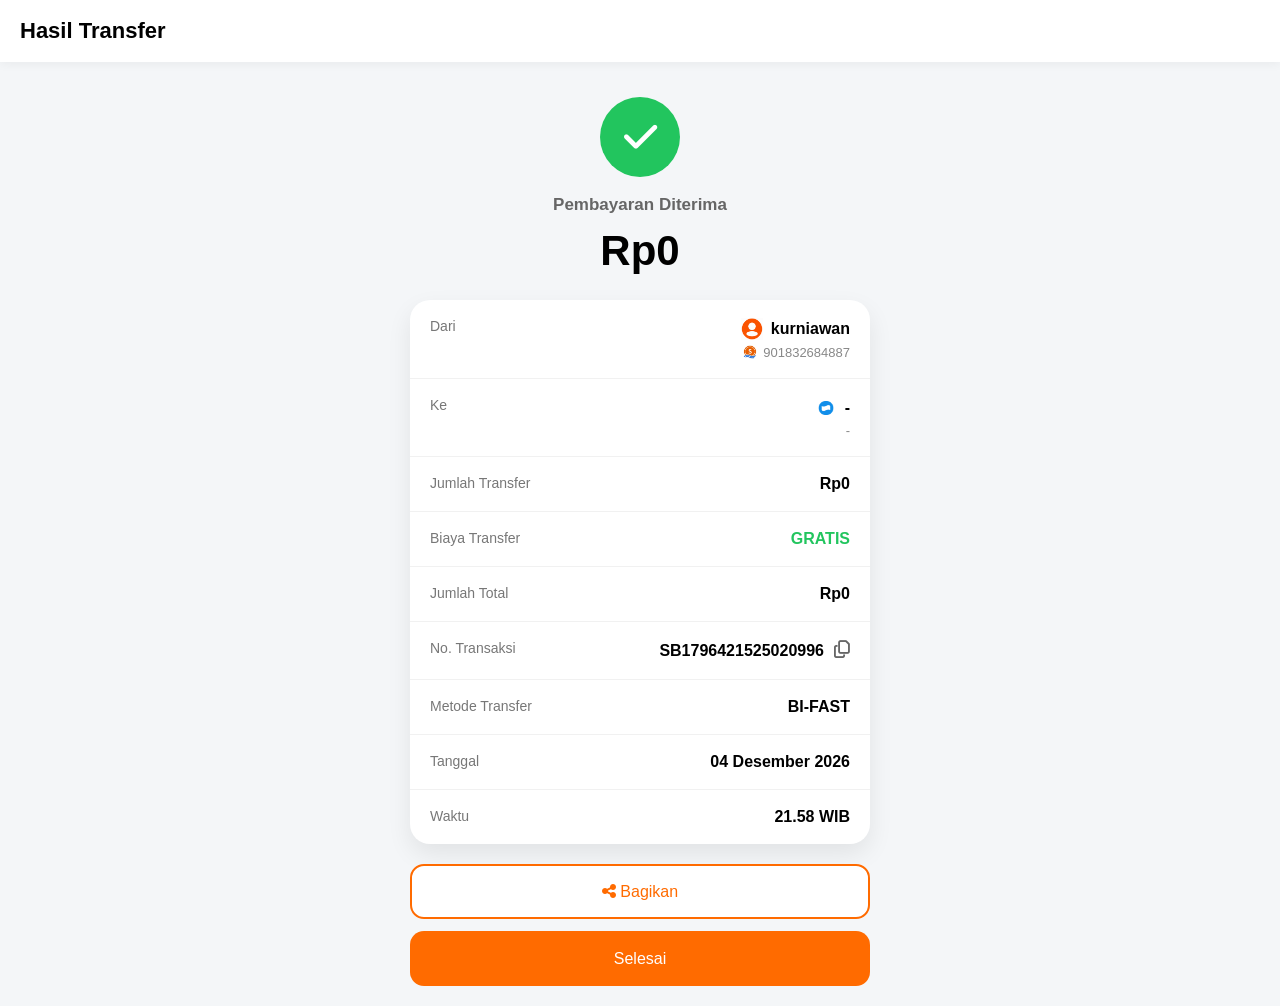
<file: bukti-dana.html>
<!DOCTYPE html>
<html lang="id">
<head>
<meta charset="UTF-8">
<meta name="viewport" content="width=device-width, initial-scale=1.0">

<title>Bukti Transfer</title>

<link rel="stylesheet" href="https://cdnjs.cloudflare.com/ajax/libs/font-awesome/6.5.2/css/all.min.css">

<style>

*{
    margin:0;
    padding:0;
    box-sizing:border-box;
    font-family:'Segoe UI',sans-serif;
}

body{
    background:#f4f6f8;
}

.header{
    background:#fff;
    padding:18px 20px;
    font-size:22px;
    font-weight:700;
    box-shadow:0 2px 10px rgba(0,0,0,.05);
}

.container{
    max-width:500px;
    margin:auto;
    padding:20px;
}

.success{
    text-align:center;
    margin-top:15px;
}

.check{
    width:80px;
    height:80px;
    border-radius:50%;
    background:#22c55e;
    display:flex;
    align-items:center;
    justify-content:center;
    margin:auto;
}

.check i{
    color:white;
    font-size:38px;
}

.status{
    margin-top:18px;
    color:#666;
    font-weight:600;
    font-size:17px;
}

.amount{
    margin-top:12px;
    font-size:42px;
    font-weight:700;
}

.card{
    background:#fff;
    margin-top:25px;
    border-radius:20px;
    overflow:hidden;
    box-shadow:0 10px 25px rgba(0,0,0,.08);
}

.row{
    display:flex;
    justify-content:space-between;
    padding:18px 20px;
    border-bottom:1px solid #f1f1f1;
    gap:10px;
}

.row:last-child{
    border-bottom:none;
}

.label{
    color:#777;
    font-size:14px;
}

.value{
    text-align:right;
}

.user-name-row{
    display:flex;
    align-items:center;
    justify-content:flex-end;
    gap:8px;
}

.logo{
    width:22px;
    height:22px;
    object-fit:contain;
}

.logo-small{
    width:16px;
    height:16px;
    object-fit:contain;
}

.user-name{
    font-size:16px;
    font-weight:600;
}

.user-info-row{
    display:flex;
    justify-content:flex-end;
    align-items:center;
    gap:5px;
    margin-top:4px;
}

.user-info{
    color:#888;
    font-size:13px;
}

.price{
    font-weight:600;
    word-break:break-all;
}

.old{
    text-decoration:line-through;
    color:#999;
    margin-right:6px;
}

.free{
    color:#22c55e;
}

.copy-box{
    display:flex;
    align-items:center;
    justify-content:flex-end;
    gap:10px;
}

.copy-btn{
    border:none;
    background:none;
    cursor:pointer;
    color:#666;
    font-size:18px;
    transition:.2s;
}

.copy-btn:hover{
    transform:scale(1.1);
}

.buttons{
    margin-top:20px;
}

.btn{
    width:100%;
    height:55px;
    border-radius:14px;
    font-size:16px;
    cursor:pointer;
    transition:.2s;
}

.btn:hover{
    opacity:.9;
}

.btn-share{
    background:white;
    border:2px solid #ff6b00;
    color:#ff6b00;
}

.btn-done{
    margin-top:12px;
    border:none;
    background:#ff6b00;
    color:white;
}

.toast{
    position:fixed;
    bottom:25px;
    left:50%;
    transform:translateX(-50%);
    background:#222;
    color:white;
    padding:12px 18px;
    border-radius:12px;
    font-size:14px;
    opacity:0;
    visibility:hidden;
    transition:.3s;
    z-index:999;
}

.toast.show{
    opacity:1;
    visibility:visible;
}

</style>
</head>
<body>

<div class="header">
    Hasil Transfer
</div>

<div class="container">

    <div class="success">

        <div class="check">
            <i class="fas fa-check"></i>
        </div>

        <div class="status">
            Pembayaran Diterima
        </div>

        <div class="amount" id="amount">
            Rp0
        </div>

    </div>

    <div class="card">

        <div class="row">
            <div class="label">Dari</div>

            <div class="value">

                <div class="user-name-row">
                    <img src="pp.png" class="logo">
                    <div class="user-name">
                        kurniawan 
                    </div>
                </div>

                <div class="user-info-row">
                    <img src="seabank.png" class="logo-small">
                    <div class="user-info">
                        901832684887
                    </div>
                </div>

            </div>
        </div>

        <div class="row">
    <div class="label">Ke</div>

    <div class="value">

        <div class="user-name-row">
            <img src="dana.png" class="logo">
            <div class="user-name" id="receiverName">
                -
            </div>
        </div>

        <div class="user-info-row">
            <div class="user-info" id="nomorTujuan">
                5678 9010 1234
            </div>
        </div>

    </div>
</div>

        <div class="row">
            <div class="label">Jumlah Transfer</div>
            <div class="price" id="jumlahTransfer">
              Rp0
            </div>
        </div>

        <div class="row">
            <div class="label">Biaya Transfer</div>
            <div class="price">
                <span class="free">GRATIS</span>
            </div>
        </div>

        <div class="row">
            <div class="label">Jumlah Total</div>
            <div class="price" id="transferAmount">
               Rp0
            </div>
        </div>

        <div class="row">
            <div class="label">No. Transaksi</div>

            <div class="copy-box">

                <span id="trxNumber" class="price">
                    BC2026060412459871
                </span>

                <button
                    class="copy-btn"
                    onclick="copyTransaction()"
                    title="Salin nomor transaksi">

                    <i class="fa-regular fa-copy"></i>

                </button>

            </div>
        </div>

        <div class="row">
            <div class="label">Metode Transfer</div>
            <div class="price">BI-FAST</div>
        </div>

        <div class="row">
            <div class="label">Tanggal</div>
            <div class="price" id="tanggal"></div>
        </div>

        <div class="row">
            <div class="label">Waktu</div>
            <div class="price" id="waktu"></div>
        </div>

    </div>

    <div class="buttons">

        <button class="btn btn-share" onclick="shareReceipt()">
            <i class="fa-solid fa-share-nodes"></i>
            Bagikan
        </button>

        <button class="btn btn-done" onclick="finishTransaction()">
            Selesai
        </button>

    </div>

</div>

<div id="toast" class="toast">
    ✓ Nomor transaksi berhasil disalin
</div>

<script>

// =======================
// AMBIL DATA DARI URL
// =======================
const params = new URLSearchParams(window.location.search);

const nomor = params.get("nomor") || "-";
const nama = params.get("nama") || "-";   // ✅ taruh di sini
const nominal = Number(params.get("nominal")) || 0;
const total = Number(params.get("total")) || nominal;

// =======================
// TAMPILKAN DATA USER
// =======================
document.getElementById("receiverName").textContent = nama;
document.getElementById("nomorTujuan").textContent = nomor;

// =======================
// WAKTU & TANGGAL
// =======================
const now = new Date();

const tanggal = now.toLocaleDateString("id-ID", {
    day: "2-digit",
    month: "long",
    year: "numeric"
});

const waktu = now.toLocaleTimeString("id-ID", {
    hour: "2-digit",
    minute: "2-digit"
}) + " WIB";

document.getElementById("tanggal").textContent = tanggal;
document.getElementById("waktu").textContent = waktu;

// =======================
// NOMINAL
// =======================
document.getElementById("amount").textContent =
"Rp" + nominal.toLocaleString("id-ID");

document.getElementById("jumlahTransfer").textContent =
"Rp" + nominal.toLocaleString("id-ID");

document.getElementById("transferAmount").textContent =
"Rp" + total.toLocaleString("id-ID");

// =======================
// TRX NUMBER
// =======================
document.getElementById("trxNumber").textContent =
"SB" + Date.now() + Math.floor(Math.random() * 1000);

// =======================
// TOAST
// =======================
function showToast(text){
    const toast = document.getElementById("toast");
    toast.innerText = text;
    toast.classList.add("show");

    setTimeout(() => {
        toast.classList.remove("show");
    }, 2000);
}

// =======================
// COPY
// =======================
function copyTransaction(){
    const trx = document.getElementById("trxNumber").innerText.trim();

    navigator.clipboard.writeText(trx).then(() => {
        showToast("✓ Nomor transaksi berhasil disalin");
    });
}

// =======================
// SHARE
// =======================
function shareReceipt(){
    const trx = document.getElementById("trxNumber").innerText;

    if(navigator.share){
        navigator.share({
            title: "Bukti Transfer",
            text:
                "Transfer berhasil\n" +
                "No Transaksi : " + trx + "\n" +
                "Nominal : Rp" + nominal.toLocaleString("id-ID")
        });
    } else {
        showToast("Browser tidak mendukung fitur bagikan");
    }
}

// =======================
// SELESAI
// =======================
function finishTransaction(){
    window.location.href = "index.html";
}

</script>

</body>
</html>
</file>
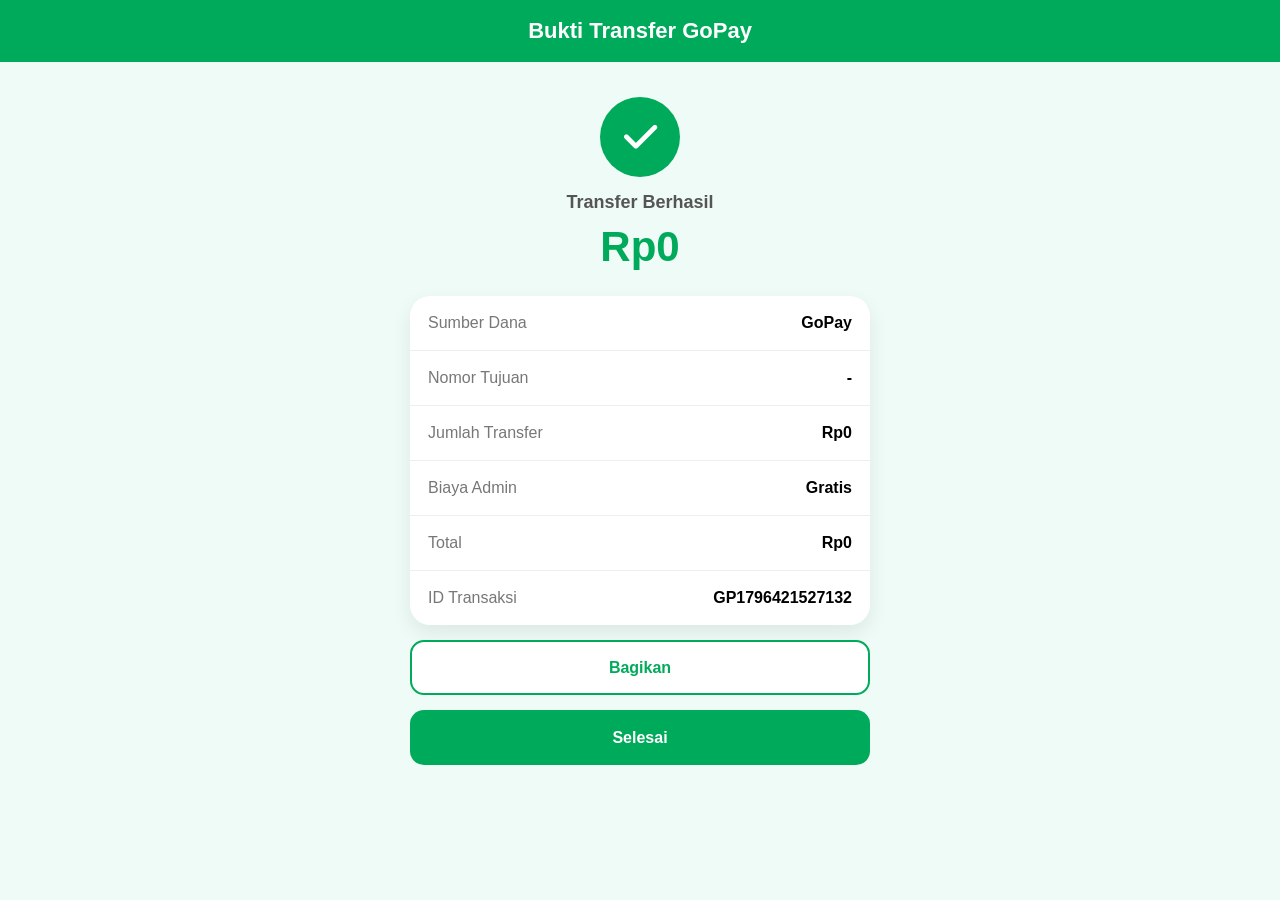
<file: bukti-gopay.html>
<!DOCTYPE html>
<html lang="id">
<head>
<meta charset="UTF-8">
<meta name="viewport" content="width=device-width,initial-scale=1.0">
<title>Bukti Transfer GoPay</title>

<link rel="stylesheet" href="https://cdnjs.cloudflare.com/ajax/libs/font-awesome/6.5.2/css/all.min.css">

<style>

*{
margin:0;
padding:0;
box-sizing:border-box;
font-family:'Segoe UI',sans-serif;
}

body{
background:#eefbf6;
}

.header{
background:#00AA5B;
color:white;
padding:18px;
text-align:center;
font-size:22px;
font-weight:700;
}

.container{
max-width:500px;
margin:auto;
padding:20px;
}

.success{
text-align:center;
margin-top:15px;
}

.check{
width:80px;
height:80px;
margin:auto;
border-radius:50%;
background:#00AA5B;
display:flex;
align-items:center;
justify-content:center;
}

.check i{
font-size:38px;
color:white;
}

.status{
margin-top:15px;
font-size:18px;
font-weight:600;
color:#555;
}

.amount{
margin-top:10px;
font-size:42px;
font-weight:700;
color:#00AA5B;
}

.card{
background:white;
margin-top:25px;
border-radius:20px;
overflow:hidden;
box-shadow:0 8px 20px rgba(0,0,0,.08);
}

.row{
display:flex;
justify-content:space-between;
padding:18px;
border-bottom:1px solid #eee;
}

.row:last-child{
border-bottom:none;
}

.label{
color:#777;
}

.value{
font-weight:600;
text-align:right;
}

.btn{
width:100%;
height:55px;
border:none;
border-radius:14px;
font-size:16px;
font-weight:600;
cursor:pointer;
margin-top:15px;
}

.btn-share{
background:white;
border:2px solid #00AA5B;
color:#00AA5B;
}

.btn-done{
background:#00AA5B;
color:white;
}

</style>
</head>
<body>

<div class="header">
Bukti Transfer GoPay
</div>

<div class="container">

<div class="success">

<div class="check">
<i class="fas fa-check"></i>
</div>

<div class="status">
Transfer Berhasil
</div>

<div class="amount" id="amount">
Rp0
</div>

</div>

<div class="card">

<div class="row">
<div class="label">Sumber Dana</div>
<div class="value">GoPay</div>
</div>

<div class="row">
<div class="label">Nomor Tujuan</div>
<div class="value" id="nomor">-</div>
</div>

<div class="row">
<div class="label">Jumlah Transfer</div>
<div class="value" id="jumlahTransfer">Rp0</div>
</div>

<div class="row">
<div class="label">Biaya Admin</div>
<div class="value">Gratis</div>
</div>

<div class="row">
<div class="label">Total</div>
<div class="value" id="totalTransfer">Rp0</div>
</div>

<div class="row">
<div class="label">ID Transaksi</div>
<div class="value" id="trxNumber"></div>
</div>

</div>

<button class="btn btn-share">
Bagikan
</button>

<button class="btn btn-done"
onclick="window.location.href='index.html'">
Selesai
</button>

</div>

<script>

const params=new URLSearchParams(window.location.search);

const nomor=params.get("nomor")||"-";
const nominal=parseInt(params.get("nominal"))||0;

document.getElementById("nomor").textContent=nomor;

document.getElementById("amount").textContent=
"Rp"+nominal.toLocaleString("id-ID");

document.getElementById("jumlahTransfer").textContent=
"Rp"+nominal.toLocaleString("id-ID");

document.getElementById("totalTransfer").textContent=
"Rp"+nominal.toLocaleString("id-ID");

document.getElementById("trxNumber").textContent=
"GP"+Date.now();

</script>

</body>
</html>
</file>
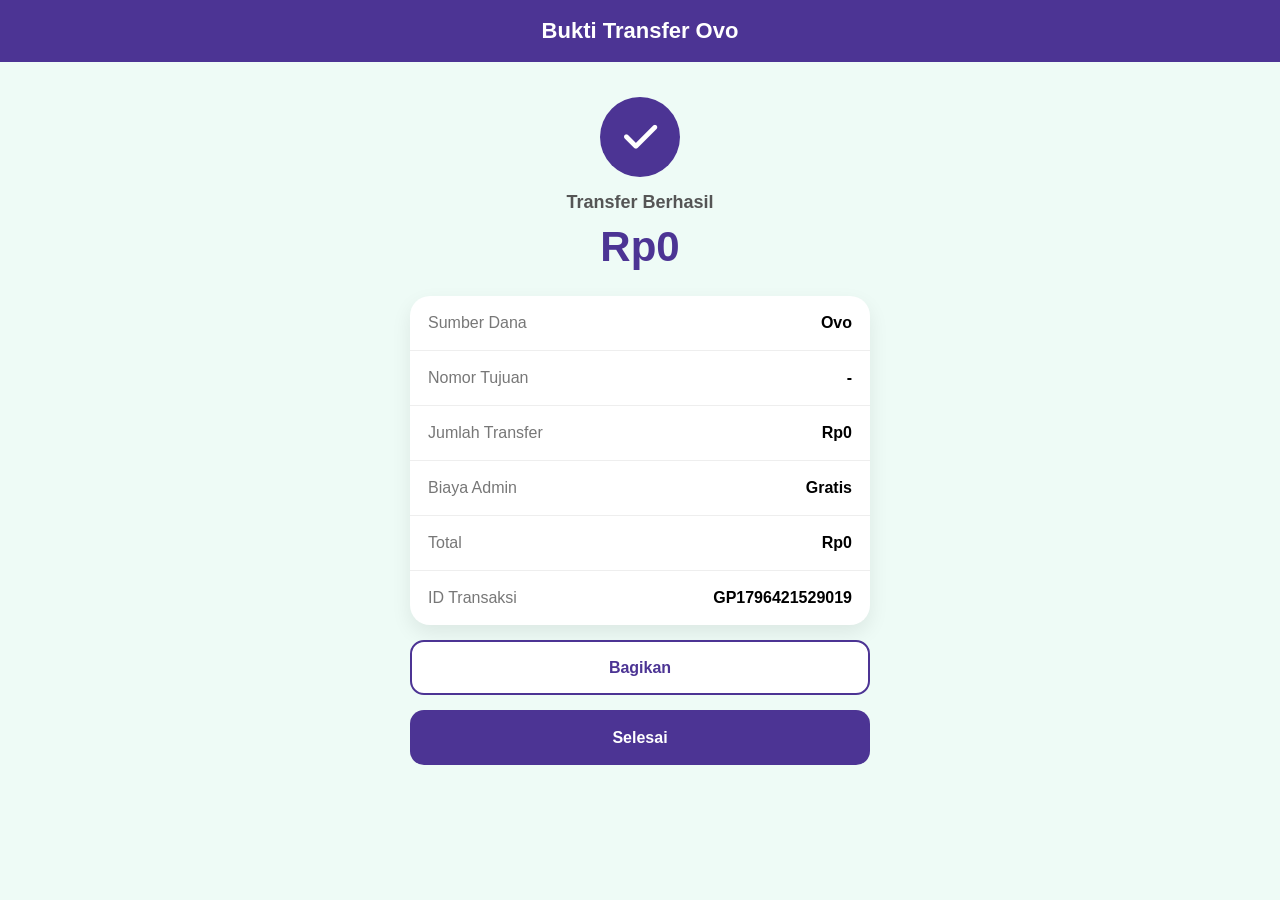
<file: bukti-ovo.html>
<!DOCTYPE html>
<html lang="id">
<head>
<meta charset="UTF-8">
<meta name="viewport" content="width=device-width,initial-scale=1.0">
<title>Bukti Transfer ovo</title>

<link rel="stylesheet" href="https://cdnjs.cloudflare.com/ajax/libs/font-awesome/6.5.2/css/all.min.css">

<style>

*{
margin:0;
padding:0;
box-sizing:border-box;
font-family:'Segoe UI',sans-serif;
}

body{
background:#eefbf6;
}

.header{
background:#4C3494;
color:white;
padding:18px;
text-align:center;
font-size:22px;
font-weight:700;
}

.container{
max-width:500px;
margin:auto;
padding:20px;
}

.success{
text-align:center;
margin-top:15px;
}

.check{
width:80px;
height:80px;
margin:auto;
border-radius:50%;
background:#4C3494;
display:flex;
align-items:center;
justify-content:center;
}

.check i{
font-size:38px;
color:white;
}

.status{
margin-top:15px;
font-size:18px;
font-weight:600;
color:#555;
}

.amount{
margin-top:10px;
font-size:42px;
font-weight:700;
color:#4C3494;
}

.card{
background:white;
margin-top:25px;
border-radius:20px;
overflow:hidden;
box-shadow:0 8px 20px rgba(0,0,0,.08);
}

.row{
display:flex;
justify-content:space-between;
padding:18px;
border-bottom:1px solid #eee;
}

.row:last-child{
border-bottom:none;
}

.label{
color:#777;
}

.value{
font-weight:600;
text-align:right;
}

.btn{
width:100%;
height:55px;
border:none;
border-radius:14px;
font-size:16px;
font-weight:600;
cursor:pointer;
margin-top:15px;
}

.btn-share{
background:white;
border:2px solid #4C3494;
color:#4C3494;
}

.btn-done{
background:#4C3494;
color:white;
}

</style>
</head>
<body>

<div class="header">
Bukti Transfer Ovo
</div>

<div class="container">

<div class="success">

<div class="check">
<i class="fas fa-check"></i>
</div>

<div class="status">
Transfer Berhasil
</div>

<div class="amount" id="amount">
Rp0
</div>

</div>

<div class="card">

<div class="row">
<div class="label">Sumber Dana</div>
<div class="value">Ovo</div>
</div>

<div class="row">
<div class="label">Nomor Tujuan</div>
<div class="value" id="nomor">-</div>
</div>

<div class="row">
<div class="label">Jumlah Transfer</div>
<div class="value" id="jumlahTransfer">Rp0</div>
</div>

<div class="row">
<div class="label">Biaya Admin</div>
<div class="value">Gratis</div>
</div>

<div class="row">
<div class="label">Total</div>
<div class="value" id="totalTransfer">Rp0</div>
</div>

<div class="row">
<div class="label">ID Transaksi</div>
<div class="value" id="trxNumber"></div>
</div>

</div>

<button class="btn btn-share">
Bagikan
</button>

<button class="btn btn-done"
onclick="window.location.href='index.html'">
Selesai
</button>

</div>

<script>

const params=new URLSearchParams(window.location.search);

const nomor=params.get("nomor")||"-";
const nominal=parseInt(params.get("nominal"))||0;

document.getElementById("nomor").textContent=nomor;

document.getElementById("amount").textContent=
"Rp"+nominal.toLocaleString("id-ID");

document.getElementById("jumlahTransfer").textContent=
"Rp"+nominal.toLocaleString("id-ID");

document.getElementById("totalTransfer").textContent=
"Rp"+nominal.toLocaleString("id-ID");

document.getElementById("trxNumber").textContent=
"GP"+Date.now();

</script>

</body>
</html>
</file>
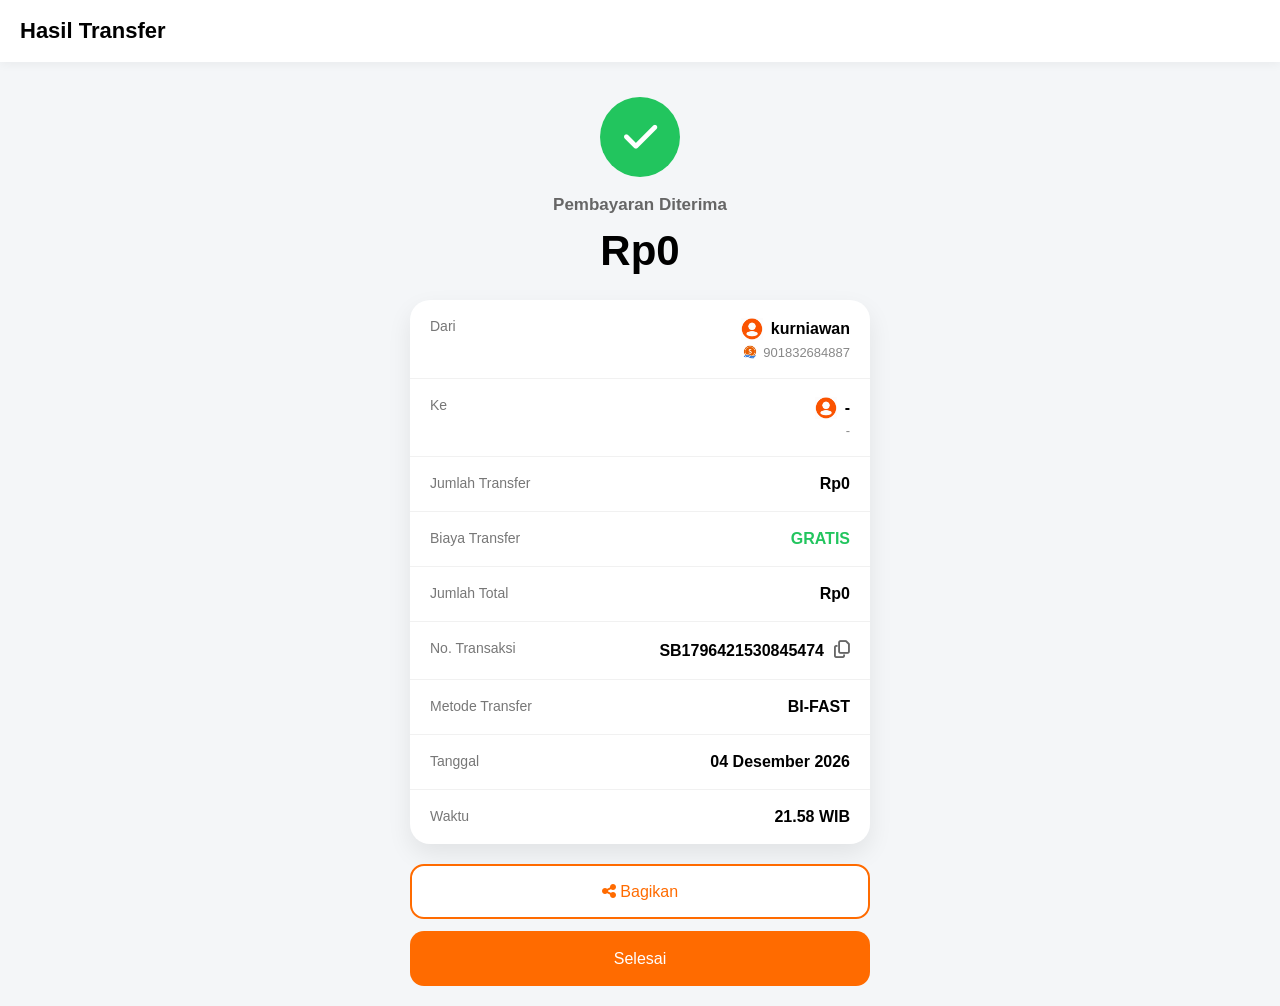
<file: bukti-seabank.html>
<!DOCTYPE html>
<html lang="id">
<head>
<meta charset="UTF-8">
<meta name="viewport" content="width=device-width, initial-scale=1.0">

<title>Bukti Transfer</title>

<link rel="stylesheet" href="https://cdnjs.cloudflare.com/ajax/libs/font-awesome/6.5.2/css/all.min.css">

<style>

*{
    margin:0;
    padding:0;
    box-sizing:border-box;
    font-family:'Segoe UI',sans-serif;
}

body{
    background:#f4f6f8;
}

.header{
    background:#fff;
    padding:18px 20px;
    font-size:22px;
    font-weight:700;
    box-shadow:0 2px 10px rgba(0,0,0,.05);
}

.container{
    max-width:500px;
    margin:auto;
    padding:20px;
}

.success{
    text-align:center;
    margin-top:15px;
}

.check{
    width:80px;
    height:80px;
    border-radius:50%;
    background:#22c55e;
    display:flex;
    align-items:center;
    justify-content:center;
    margin:auto;
}

.check i{
    color:white;
    font-size:38px;
}

.status{
    margin-top:18px;
    color:#666;
    font-weight:600;
    font-size:17px;
}

.amount{
    margin-top:12px;
    font-size:42px;
    font-weight:700;
}

.card{
    background:#fff;
    margin-top:25px;
    border-radius:20px;
    overflow:hidden;
    box-shadow:0 10px 25px rgba(0,0,0,.08);
}

.row{
    display:flex;
    justify-content:space-between;
    padding:18px 20px;
    border-bottom:1px solid #f1f1f1;
    gap:10px;
}

.row:last-child{
    border-bottom:none;
}

.label{
    color:#777;
    font-size:14px;
}

.value{
    text-align:right;
}

.user-name-row{
    display:flex;
    align-items:center;
    justify-content:flex-end;
    gap:8px;
}

.logo{
    width:22px;
    height:22px;
    object-fit:contain;
}

.logo-small{
    width:16px;
    height:16px;
    object-fit:contain;
}

.user-name{
    font-size:16px;
    font-weight:600;
}

.user-info-row{
    display:flex;
    justify-content:flex-end;
    align-items:center;
    gap:5px;
    margin-top:4px;
}

.user-info{
    color:#888;
    font-size:13px;
}

.price{
    font-weight:600;
    word-break:break-all;
}

.old{
    text-decoration:line-through;
    color:#999;
    margin-right:6px;
}

.free{
    color:#22c55e;
}

.copy-box{
    display:flex;
    align-items:center;
    justify-content:flex-end;
    gap:10px;
}

.copy-btn{
    border:none;
    background:none;
    cursor:pointer;
    color:#666;
    font-size:18px;
    transition:.2s;
}

.copy-btn:hover{
    transform:scale(1.1);
}

.buttons{
    margin-top:20px;
}

.btn{
    width:100%;
    height:55px;
    border-radius:14px;
    font-size:16px;
    cursor:pointer;
    transition:.2s;
}

.btn:hover{
    opacity:.9;
}

.btn-share{
    background:white;
    border:2px solid #ff6b00;
    color:#ff6b00;
}

.btn-done{
    margin-top:12px;
    border:none;
    background:#ff6b00;
    color:white;
}

.toast{
    position:fixed;
    bottom:25px;
    left:50%;
    transform:translateX(-50%);
    background:#222;
    color:white;
    padding:12px 18px;
    border-radius:12px;
    font-size:14px;
    opacity:0;
    visibility:hidden;
    transition:.3s;
    z-index:999;
}

.toast.show{
    opacity:1;
    visibility:visible;
}

</style>
</head>
<body>

<div class="header">
    Hasil Transfer
</div>

<div class="container">

    <div class="success">

        <div class="check">
            <i class="fas fa-check"></i>
        </div>

        <div class="status">
            Pembayaran Diterima
        </div>

        <div class="amount" id="amount">
            Rp0
        </div>

    </div>

    <div class="card">

        <div class="row">
            <div class="label">Dari</div>

            <div class="value">

                <div class="user-name-row">
                    <img src="pp.png" class="logo">
                    <div class="user-name">
                        kurniawan 
                    </div>
                </div>

                <div class="user-info-row">
                    <img src="seabank.png" class="logo-small">
                    <div class="user-info">
                        901832684887
                    </div>
                </div>

            </div>
        </div>

        <div class="row">
    <div class="label">Ke</div>

    <div class="value">

        <div class="user-name-row">
            <img src="pp.png" class="logo">
            <div class="user-name" id="receiverName">
                -
            </div>
        </div>

        <div class="user-info-row">
            <div class="user-info" id="nomorTujuan">
                5678 9010 1234
            </div>
        </div>

    </div>
</div>

        <div class="row">
            <div class="label">Jumlah Transfer</div>
            <div class="price" id="jumlahTransfer">
              Rp0
            </div>
        </div>

        <div class="row">
            <div class="label">Biaya Transfer</div>
            <div class="price">
                <span class="free">GRATIS</span>
            </div>
        </div>

        <div class="row">
            <div class="label">Jumlah Total</div>
            <div class="price" id="transferAmount">
               Rp0
            </div>
        </div>

        <div class="row">
            <div class="label">No. Transaksi</div>

            <div class="copy-box">

                <span id="trxNumber" class="price">
                    BC2026060412459871
                </span>

                <button
                    class="copy-btn"
                    onclick="copyTransaction()"
                    title="Salin nomor transaksi">

                    <i class="fa-regular fa-copy"></i>

                </button>

            </div>
        </div>

        <div class="row">
            <div class="label">Metode Transfer</div>
            <div class="price">BI-FAST</div>
        </div>

        <div class="row">
            <div class="label">Tanggal</div>
            <div class="price" id="tanggal"></div>
        </div>

        <div class="row">
            <div class="label">Waktu</div>
            <div class="price" id="waktu"></div>
        </div>

    </div>

    <div class="buttons">

        <button class="btn btn-share" onclick="shareReceipt()">
            <i class="fa-solid fa-share-nodes"></i>
            Bagikan
        </button>

        <button class="btn btn-done" onclick="finishTransaction()">
            Selesai
        </button>

    </div>

</div>

<div id="toast" class="toast">
    ✓ Nomor transaksi berhasil disalin
</div>

<script>

// =======================
// AMBIL DATA DARI URL
// =======================
const params = new URLSearchParams(window.location.search);

const nomor = params.get("nomor") || "-";
const nama = params.get("nama") || "-";   // ✅ taruh di sini
const nominal = parseInt(params.get("nominal")) || 0;
const total = parseInt(params.get("total")) || nominal;

// =======================
// TAMPILKAN DATA USER
// =======================
document.getElementById("receiverName").textContent = nama;
document.getElementById("nomorTujuan").textContent = nomor;

// =======================
// WAKTU & TANGGAL
// =======================
const now = new Date();

const tanggal = now.toLocaleDateString("id-ID", {
    day: "2-digit",
    month: "long",
    year: "numeric"
});

const waktu = now.toLocaleTimeString("id-ID", {
    hour: "2-digit",
    minute: "2-digit"
}) + " WIB";

document.getElementById("tanggal").textContent = tanggal;
document.getElementById("waktu").textContent = waktu;

// =======================
// NOMINAL
// =======================
document.getElementById("amount").textContent =
"Rp" + nominal.toLocaleString("id-ID");

document.getElementById("jumlahTransfer").textContent =
"Rp" + nominal.toLocaleString("id-ID");

document.getElementById("transferAmount").textContent =
"Rp" + total.toLocaleString("id-ID");

// =======================
// TRX NUMBER
// =======================
document.getElementById("trxNumber").textContent =
"SB" + Date.now() + Math.floor(Math.random() * 1000);

// =======================
// TOAST
// =======================
function showToast(text){
    const toast = document.getElementById("toast");
    toast.innerText = text;
    toast.classList.add("show");

    setTimeout(() => {
        toast.classList.remove("show");
    }, 2000);
}

// =======================
// COPY
// =======================
function copyTransaction(){
    const trx = document.getElementById("trxNumber").innerText.trim();

    navigator.clipboard.writeText(trx).then(() => {
        showToast("✓ Nomor transaksi berhasil disalin");
    });
}

// =======================
// SHARE
// =======================
function shareReceipt(){
    const trx = document.getElementById("trxNumber").innerText;

    if(navigator.share){
        navigator.share({
            title: "Bukti Transfer",
            text:
                "Transfer berhasil\n" +
                "No Transaksi : " + trx + "\n" +
                "Nominal : Rp" + nominal.toLocaleString("id-ID")
        });
    } else {
        showToast("Browser tidak mendukung fitur bagikan");
    }
}

// =======================
// SELESAI
// =======================
function finishTransaction(){
    window.location.href = "index.html";
}

</script>

</body>
</html>
</file>
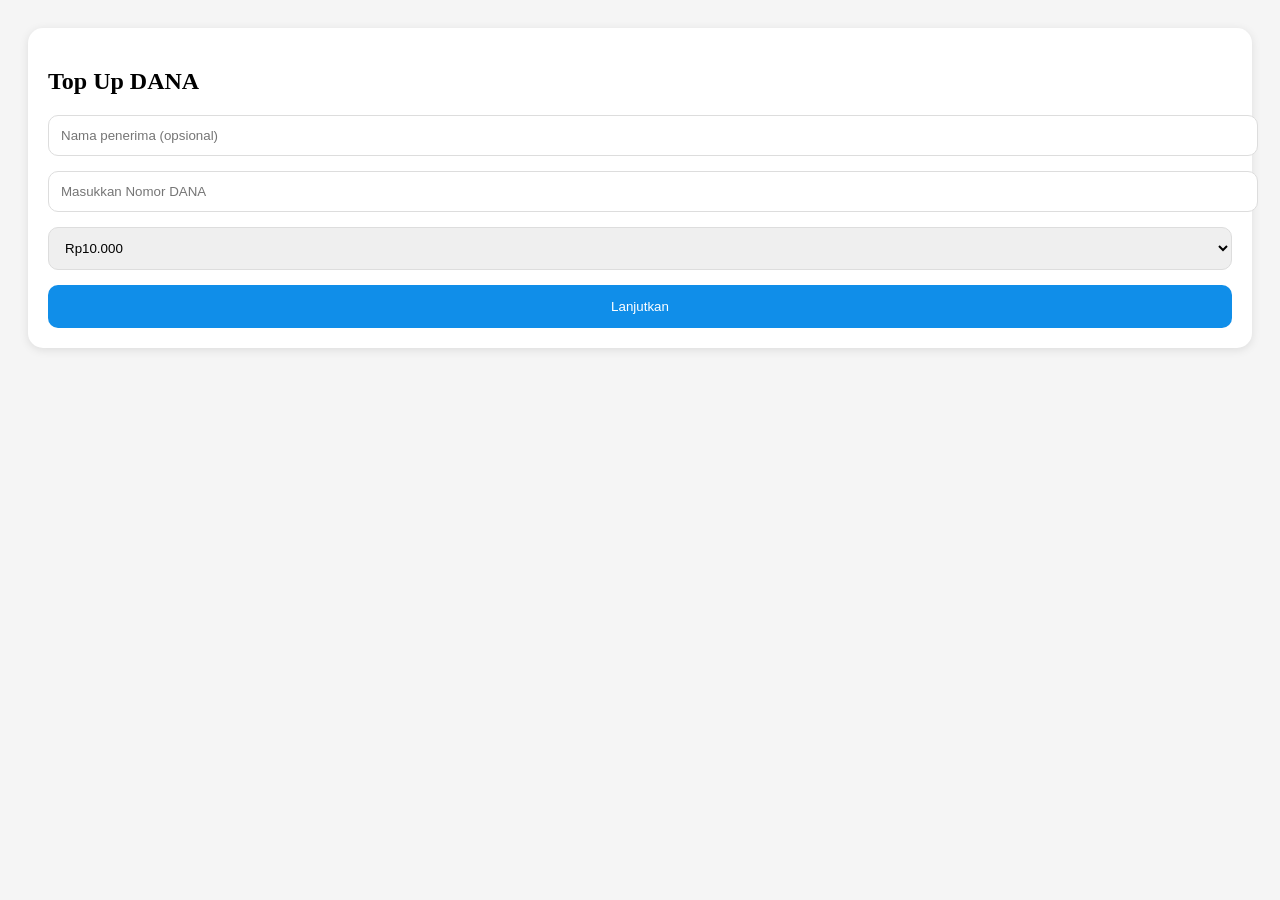
<file: dana.html>
<!DOCTYPE html>
<html lang="id">
<head>
<meta charset="UTF-8">
<meta name="viewport" content="width=device-width,initial-scale=1.0">
<title>Top Up DANA</title>

<style>
body{
    font-family:Segoe UI;
    background:#f5f5f5;
    padding:20px;
}

.card{
    background:white;
    padding:20px;
    border-radius:15px;
    box-shadow:0 2px 10px rgba(0,0,0,.1);
}

h2{
    margin-bottom:20px;
}

input,select{
    width:100%;
    padding:12px;
    margin-bottom:15px;
    border:1px solid #ddd;
    border-radius:10px;
}

button{
    width:100%;
    padding:14px;
    border:none;
    background:#108ee9;
    color:white;
    border-radius:10px;
    cursor:pointer;
}
</style>

</head>
<body>

<div class="card">

<h2>Top Up DANA</h2>

<input
type="text"
id="nama"
placeholder="Nama penerima (opsional)">

<input
type="text"
id="nomor"
placeholder="Masukkan Nomor DANA">

<select id="nominal">
    <option value="10000">Rp10.000</option>
    <option value="20000">Rp20.000</option>
    <option value="50000">Rp50.000</option>
    <option value="100000">Rp100.000</option>
    <option value="200000">Rp200.000</option>
</select>

<button onclick="lanjutkan()">
Lanjutkan
</button>

</div>

<script>

function lanjutkan(){

const nama =
document.getElementById("nama").value.trim() || "User DANA";

const nomor =
document.getElementById("nomor").value.trim();

const nominal =
document.getElementById("nominal").value;

if(nomor==""){
    alert("Masukkan nomor tujuan");
    return;
}

window.location.href =
"bukti-dana.html?nama=" +
encodeURIComponent(nama) +
"&nomor=" +
encodeURIComponent(nomor) +
"&nominal=" +
nominal +
"&total=" +
nominal;
}

</script>

</body>
</html>
</file>
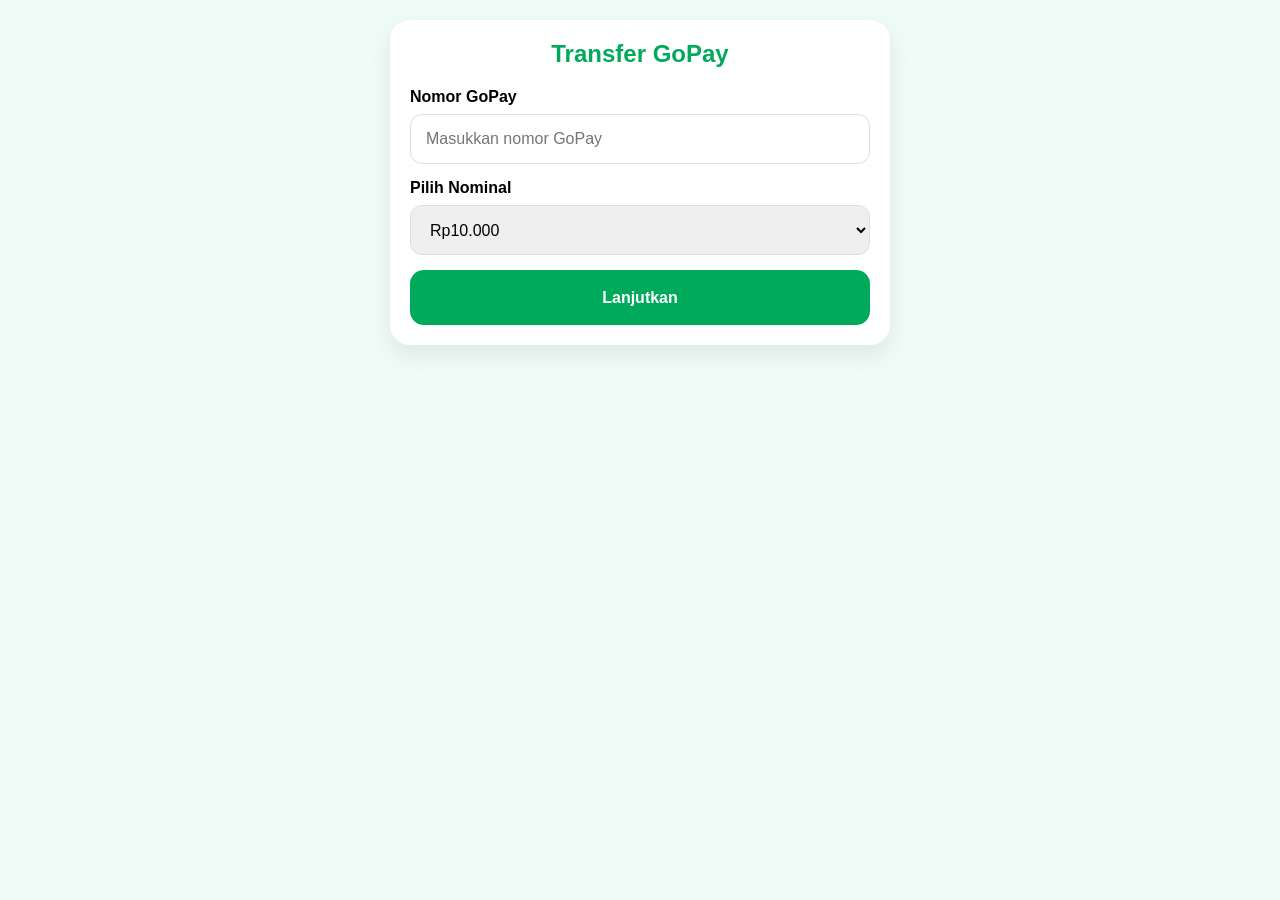
<file: gopay.html>
<!DOCTYPE html>
<html lang="id">
<head>
<meta charset="UTF-8">
<meta name="viewport" content="width=device-width, initial-scale=1.0">

<title>Transfer GoPay</title>

<style>

*{
margin:0;
padding:0;
box-sizing:border-box;
font-family:'Segoe UI',sans-serif;
}

body{
background:#eefbf6;
padding:20px;
}

.container{
max-width:500px;
margin:auto;
}

.card{
background:#fff;
padding:20px;
border-radius:20px;
box-shadow:0 10px 25px rgba(0,0,0,.08);
}

h2{
text-align:center;
margin-bottom:20px;
color:#00AA5B;
}

label{
display:block;
margin-bottom:8px;
font-weight:600;
}

input,select{
width:100%;
height:50px;
padding:0 15px;
border:1px solid #ddd;
border-radius:12px;
margin-bottom:15px;
font-size:16px;
}

.btn{
width:100%;
height:55px;
border:none;
border-radius:14px;
background:#00AA5B;
color:white;
font-size:16px;
font-weight:600;
cursor:pointer;
}

</style>
</head>
<body>

<div class="container">

<div class="card">

<h2>Transfer GoPay</h2>

<label>Nomor GoPay</label>

<input
type="text"
id="nomor"
placeholder="Masukkan nomor GoPay">

<label>Pilih Nominal</label>

<select id="nominal">
<option value="10000">Rp10.000</option>
<option value="20000">Rp20.000</option>
<option value="50000">Rp50.000</option>
<option value="100000">Rp100.000</option>
<option value="200000">Rp200.000</option>
<option value="500000">Rp500.000</option>
</select>

<button class="btn" onclick="lanjut()">
Lanjutkan
</button>

</div>

</div>

<script>

function lanjut(){

const nomor =
document.getElementById("nomor").value;

const nominal =
document.getElementById("nominal").value;

if(nomor==""){
alert("Masukkan nomor GoPay");
return;
}

window.location.href =
"bukti-gopay.html?nomor=" +
encodeURIComponent(nomor) +
"&nominal=" +
nominal;

}

</script>

</body>
</html>
</file>
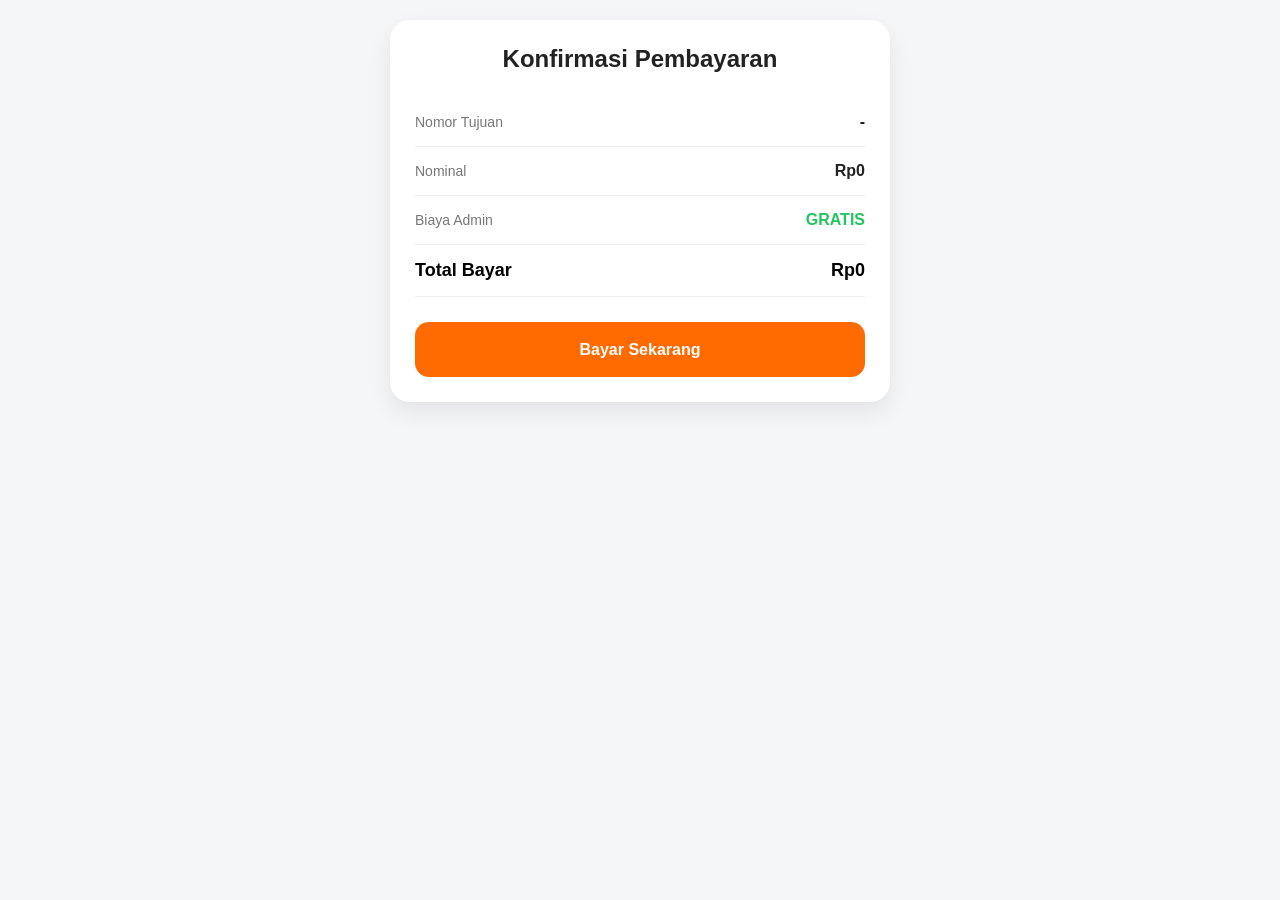
<file: konfirmasi.html>
<!DOCTYPE html>
<html lang="id">
<head>
<meta charset="UTF-8">
<meta name="viewport" content="width=device-width, initial-scale=1.0">

<title>Konfirmasi Pembayaran</title>

<style>

*{
margin:0;
padding:0;
box-sizing:border-box;
font-family:'Segoe UI',sans-serif;
}

body{
background:#f4f6f8;
padding:20px;
}

.card{
max-width:500px;
margin:auto;
background:#fff;
border-radius:20px;
padding:25px;
box-shadow:0 10px 25px rgba(0,0,0,.08);
}

h2{
text-align:center;
margin-bottom:25px;
color:#222;
}

.row{
display:flex;
justify-content:space-between;
align-items:center;
padding:15px 0;
border-bottom:1px solid #eee;
}

.row:last-child{
border-bottom:none;
}

.label{
color:#777;
font-size:14px;
}

.value{
font-weight:600;
color:#222;
}

.total{
font-size:18px;
font-weight:700;
color:#000;
}

.free{
color:#22c55e;
font-weight:700;
}

.btn{
width:100%;
height:55px;
border:none;
border-radius:14px;
background:#ff6b00;
color:white;
font-size:16px;
font-weight:600;
cursor:pointer;
margin-top:25px;
}

.btn:hover{
opacity:.9;
}

</style>

</head>
<body>

<div class="card">

<h2>Konfirmasi Pembayaran</h2>

<div class="row">
<div class="label">Nomor Tujuan</div>
<div class="value" id="nomor">-</div>
</div>

<div class="row">
<div class="label">Nominal</div>
<div class="value" id="nominal">Rp0</div>
</div>

<div class="row">
<div class="label">Biaya Admin</div>
<div class="free">GRATIS</div>
</div>

<div class="row">
<div class="label total">Total Bayar</div>
<div class="total" id="total">Rp0</div>
</div>

<button class="btn" onclick="bayar()">
Bayar Sekarang
</button>

</div>

<script>

const params = new URLSearchParams(window.location.search);

const nomor = params.get("nomor") || "-";
const nominal = parseInt(params.get("nominal")) || 0;

const total = nominal;

document.getElementById("nomor").textContent =
nomor;

document.getElementById("nominal").textContent =
"Rp" + nominal.toLocaleString("id-ID");

document.getElementById("total").textContent =
"Rp" + total.toLocaleString("id-ID");

function bayar(){

window.location.href =
"bukti.html?nomor=" +
encodeURIComponent(nomor) +
"&nominal=" +
nominal +
"&total=" +
total;

}

</script>

</body>
</html>
</file>
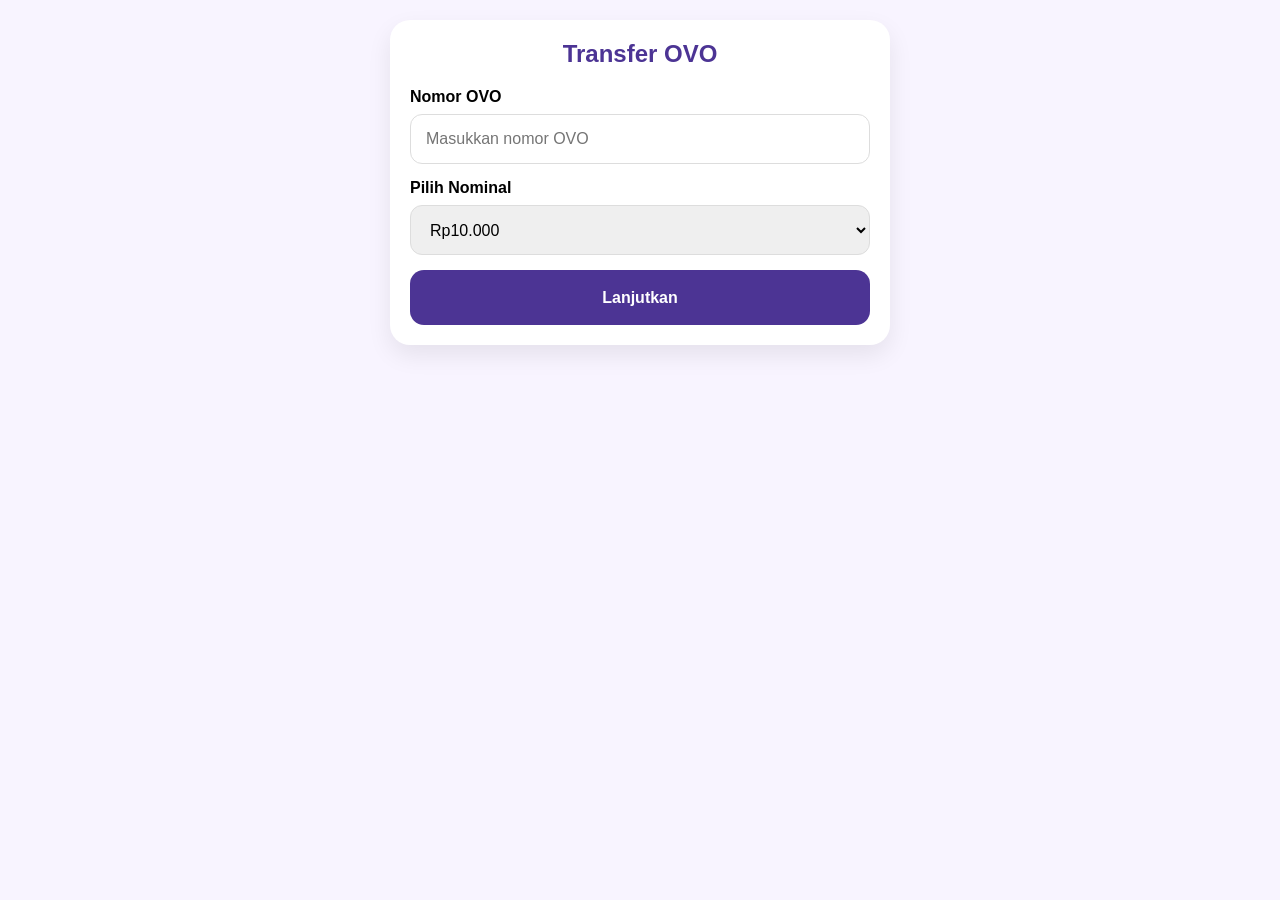
<file: ovo.html>
<!DOCTYPE html>
<html lang="id">
<head>
<meta charset="UTF-8">
<meta name="viewport" content="width=device-width, initial-scale=1.0">

<title>Transfer OVO</title>

<style>

*{
margin:0;
padding:0;
box-sizing:border-box;
font-family:'Segoe UI',sans-serif;
}

body{
background:#f8f4ff;
padding:20px;
}

.container{
max-width:500px;
margin:auto;
}

.card{
background:#fff;
padding:20px;
border-radius:20px;
box-shadow:0 10px 25px rgba(0,0,0,.08);
}

h2{
text-align:center;
margin-bottom:20px;
color:#4C3494;
}

label{
display:block;
margin-bottom:8px;
font-weight:600;
}

input,select{
width:100%;
height:50px;
padding:0 15px;
border:1px solid #ddd;
border-radius:12px;
margin-bottom:15px;
font-size:16px;
}

.btn{
width:100%;
height:55px;
border:none;
border-radius:14px;
background:#4C3494;
color:white;
font-size:16px;
font-weight:600;
cursor:pointer;
}

</style>
</head>
<body>

<div class="container">

<div class="card">

<h2>Transfer OVO</h2>

<label>Nomor OVO</label>

<input
type="text"
id="nomor"
placeholder="Masukkan nomor OVO">

<label>Pilih Nominal</label>

<select id="nominal">
<option value="10000">Rp10.000</option>
<option value="20000">Rp20.000</option>
<option value="50000">Rp50.000</option>
<option value="100000">Rp100.000</option>
<option value="200000">Rp200.000</option>
<option value="500000">Rp500.000</option>
</select>

<button class="btn" onclick="lanjut()">
Lanjutkan
</button>

</div>

</div>

<script>

function lanjut(){

const nomor =
document.getElementById("nomor").value;

const nominal =
document.getElementById("nominal").value;

if(nomor==""){
alert("Masukkan nomor OVO");
return;
}

window.location.href =
"bukti-ovo.html?nomor=" +
encodeURIComponent(nomor) +
"&nominal=" +
nominal;

}

</script>

</body>
</html>
</file>
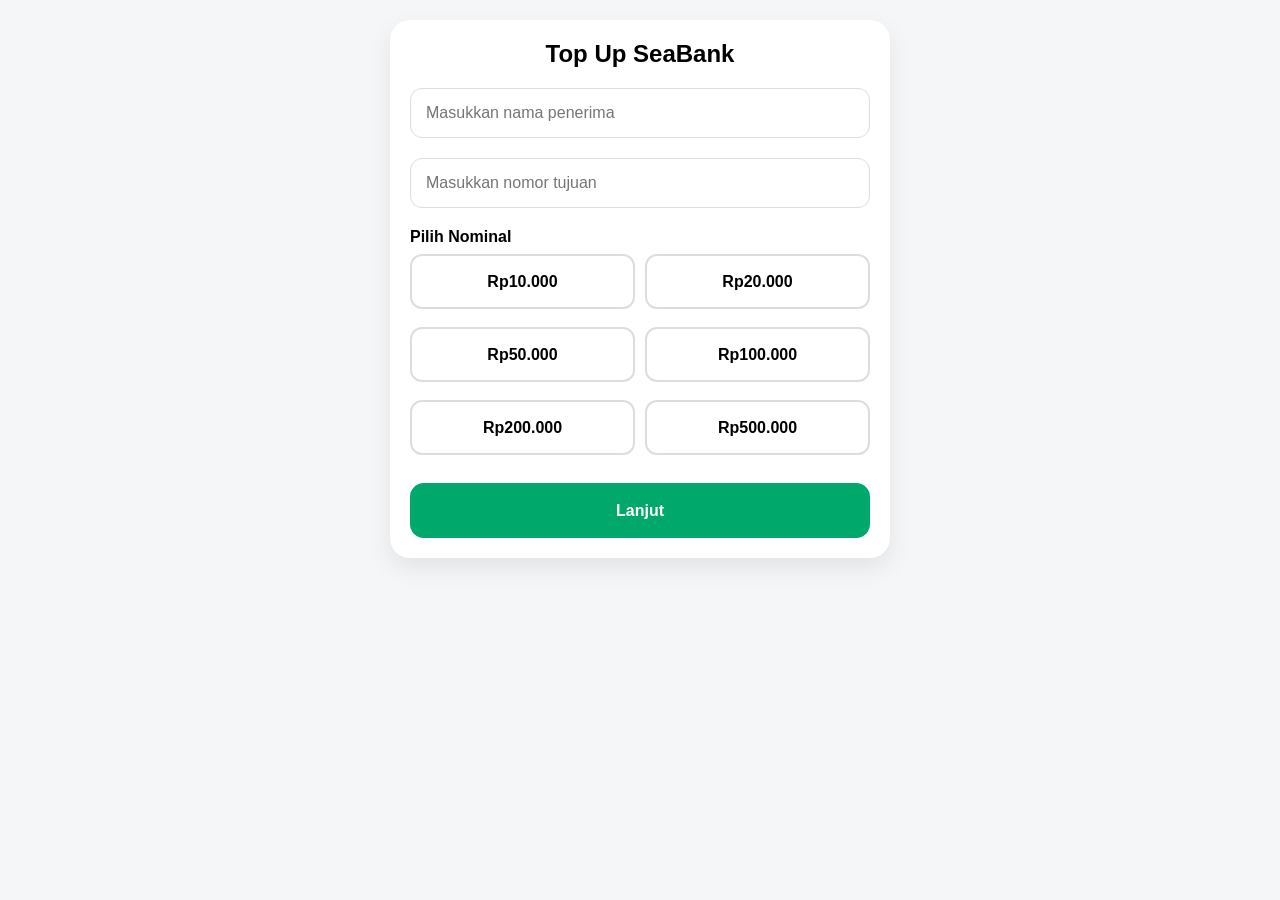
<file: seabank.html>
<!DOCTYPE html>
<html lang="id">
<head>
<meta charset="UTF-8">
<meta name="viewport" content="width=device-width, initial-scale=1.0">

<title>Top Up SeaBank</title>

<style>

*{
margin:0;
padding:0;
box-sizing:border-box;
font-family:'Segoe UI',sans-serif;
}

body{
background:#f4f6f8;
padding:20px;
}

.container{
max-width:500px;
margin:auto;
}

.card{
background:#fff;
padding:20px;
border-radius:20px;
box-shadow:0 10px 25px rgba(0,0,0,.08);
}

h2{
margin-bottom:20px;
text-align:center;
}

label{
display:block;
margin-bottom:8px;
font-weight:600;
}

input[type=text]{
width:100%;
height:50px;
padding:0 15px;
border:1px solid #ddd;
border-radius:12px;
margin-bottom:20px;
font-size:16px;
}

.nominal-grid{
display:grid;
grid-template-columns:repeat(2,1fr);
gap:10px;
}

.nominal-item{
position:relative;
}

.nominal-item input{
display:none;
}

.nominal-item label{
display:flex;
justify-content:center;
align-items:center;
height:55px;
border:2px solid #ddd;
border-radius:12px;
cursor:pointer;
font-weight:600;
background:#fff;
}

.nominal-item input:checked + label{
border-color:#00a86b;
background:#e8fff5;
color:#00a86b;
}

.btn{
width:100%;
height:55px;
border:none;
border-radius:14px;
background:#00a86b;
color:#fff;
font-size:16px;
font-weight:600;
cursor:pointer;
margin-top:20px;
}

.btn:hover{
opacity:.9;
}

</style>
</head>
<body>

<div class="container">

<div class="card">

<h2>Top Up SeaBank</h2>


<input type="text" id="nama" placeholder="Masukkan nama penerima">

<input
type="text"
id="nomor"
placeholder="Masukkan nomor tujuan">

<label>Pilih Nominal</label>

<div class="nominal-grid">

<div class="nominal-item">
<input type="radio" name="nominal" id="n1" value="10000">
<label for="n1">Rp10.000</label>
</div>

<div class="nominal-item">
<input type="radio" name="nominal" id="n2" value="20000">
<label for="n2">Rp20.000</label>
</div>

<div class="nominal-item">
<input type="radio" name="nominal" id="n3" value="50000">
<label for="n3">Rp50.000</label>
</div>

<div class="nominal-item">
<input type="radio" name="nominal" id="n4" value="100000">
<label for="n4">Rp100.000</label>
</div>

<div class="nominal-item">
<input type="radio" name="nominal" id="n5" value="200000">
<label for="n5">Rp200.000</label>
</div>

<div class="nominal-item">
<input type="radio" name="nominal" id="n6" value="500000">
<label for="n6">Rp500.000</label>
</div>

</div>

<button class="btn" onclick="lanjut()">
Lanjut
</button>

</div>

</div>

<script>

function lanjut(){

const nomor =
document.getElementById("nomor").value.trim();

const nama =
document.getElementById("nama").value.trim();

const nominalTerpilih =
document.querySelector('input[name="nominal"]:checked');

if(nomor === ""){
alert("Masukkan nomor tujuan");
return;
}

if(nama === ""){
alert("Masukkan nama penerima");
return;
}

if(!nominalTerpilih){
alert("Pilih nominal terlebih dahulu");
return;
}

const nominal = nominalTerpilih.value;

window.location.href =
"bukti-seabank.html?nomor=" +
encodeURIComponent(nomor) +
"&nama=" +
encodeURIComponent(nama) +
"&nominal=" +
nominal +
"&total=" +
nominal;
}
</script>

</body>
</html>
</file>
